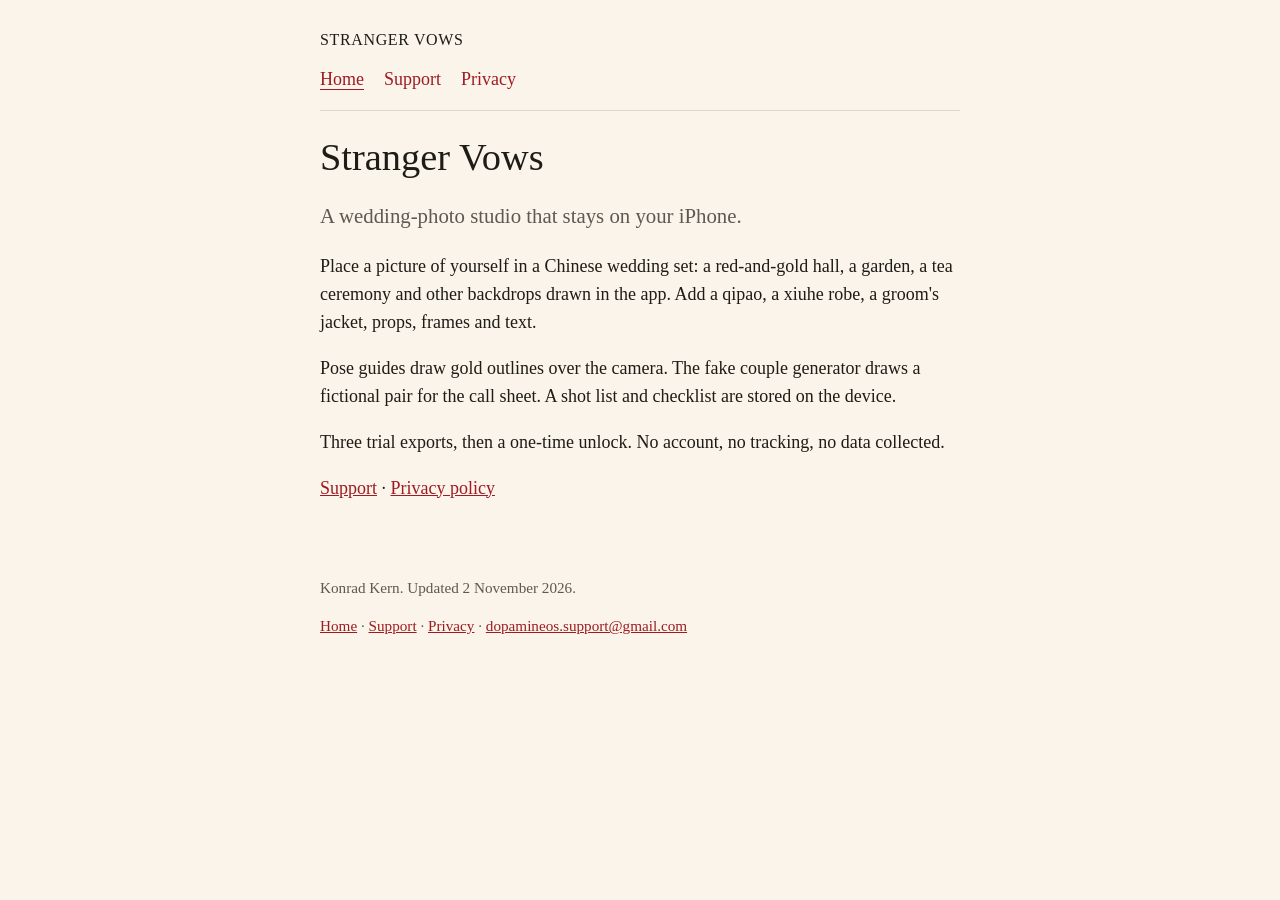
<file: index.html>
<!DOCTYPE html>
<html lang="en">
<head>
  <meta charset="utf-8">
  <meta name="viewport" content="width=device-width, initial-scale=1">
  <title>Stranger Vows</title>
  <meta name="description" content="Wedding sets, fully on device.">
  <link rel="stylesheet" href="styles.css">
</head>
<body>
  <header>
    <p class="mark">Stranger Vows</p>
    <nav><a href="index.html" aria-current="page">Home</a><a href="support.html">Support</a><a href="privacy.html">Privacy</a></nav>
  </header>
  <main>
<h1>Stranger Vows</h1>
<p class="lede">A wedding-photo studio that stays on your iPhone.</p>
<p>Place a picture of yourself in a Chinese wedding set: a red-and-gold hall, a garden, a tea ceremony and other backdrops drawn in the app. Add a qipao, a xiuhe robe, a groom's jacket, props, frames and text.</p>
<p>Pose guides draw gold outlines over the camera. The fake couple generator draws a fictional pair for the call sheet. A shot list and checklist are stored on the device.</p>
<p>Three trial exports, then a one-time unlock. No account, no tracking, no data collected.</p>
<p><a href="support.html">Support</a> · <a href="privacy.html">Privacy policy</a></p>
  </main>
  <footer>
    <p>Konrad Kern. Updated 2 November 2026.</p>
    <p><a href="index.html">Home</a> · <a href="support.html">Support</a> · <a href="privacy.html">Privacy</a> · <a href="mailto:dopamineos.support@gmail.com">dopamineos.support@gmail.com</a></p>
  </footer>
</body>
</html>
</file>
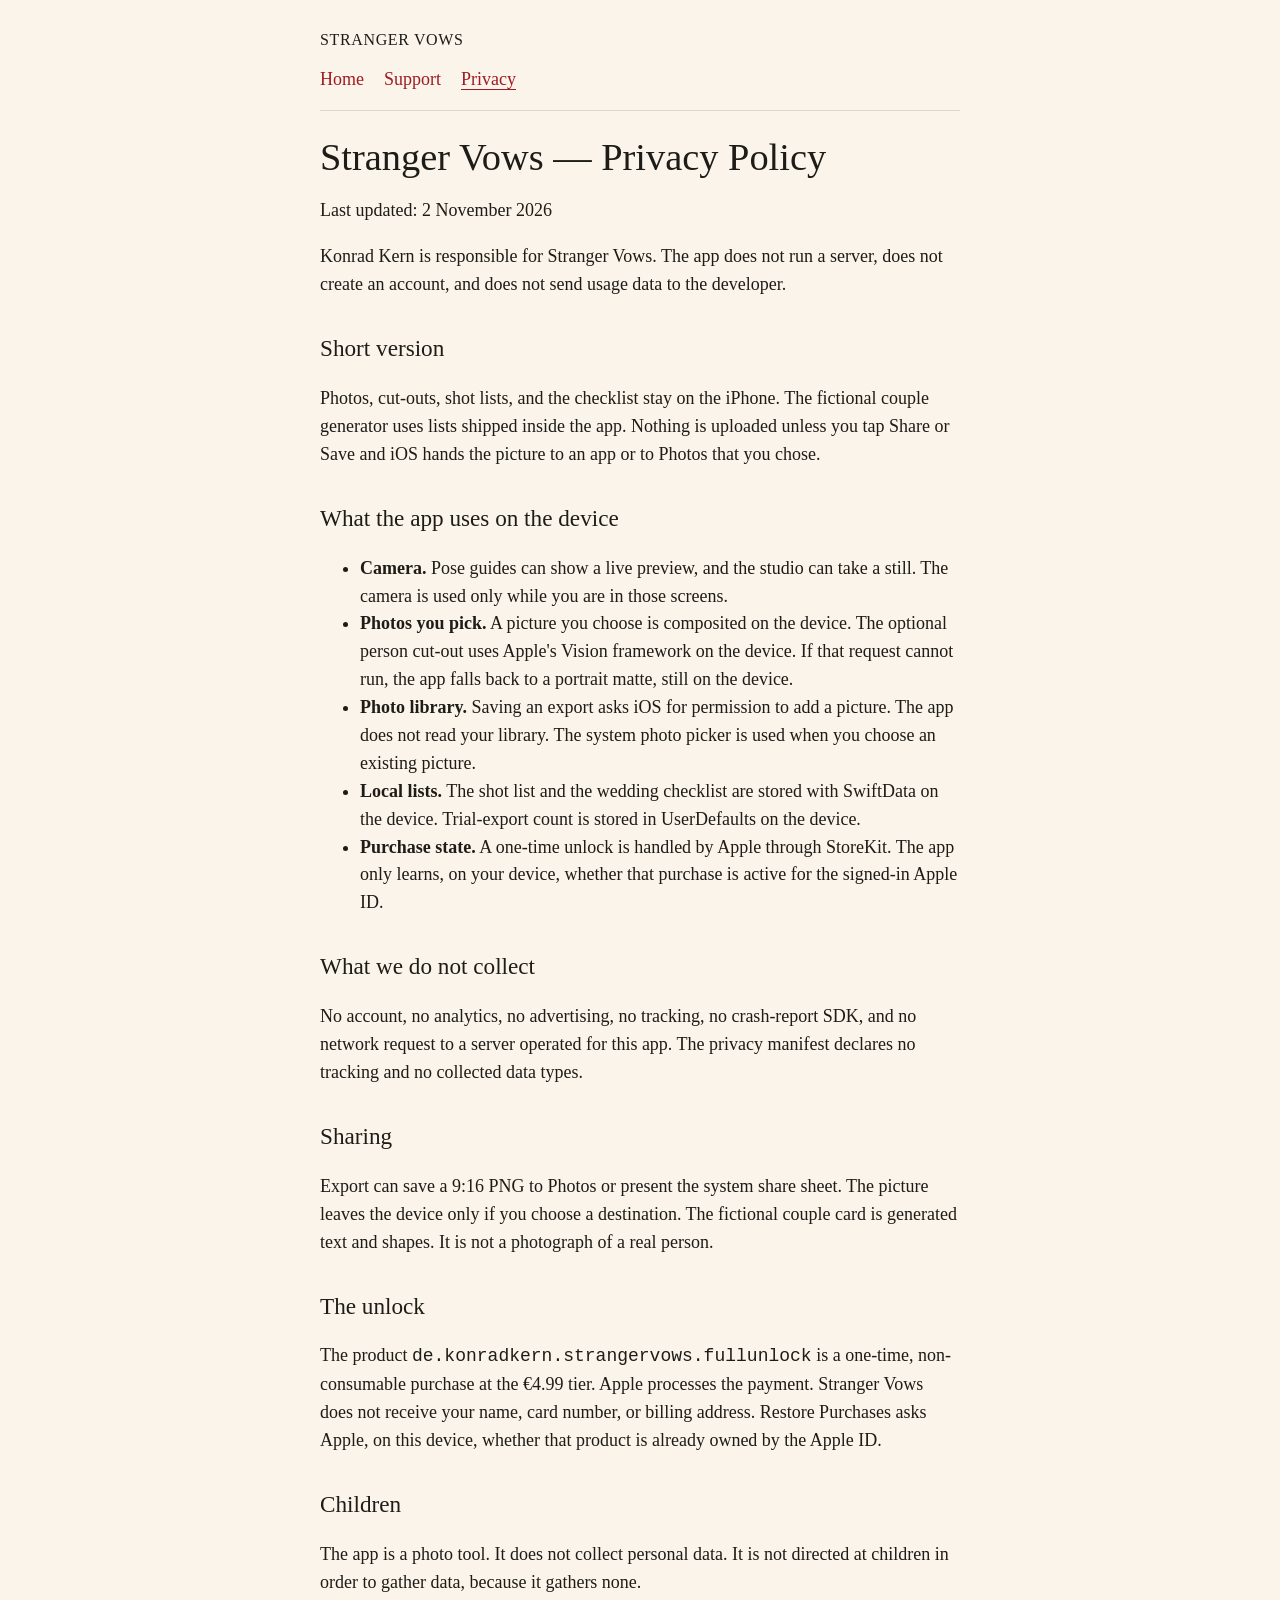
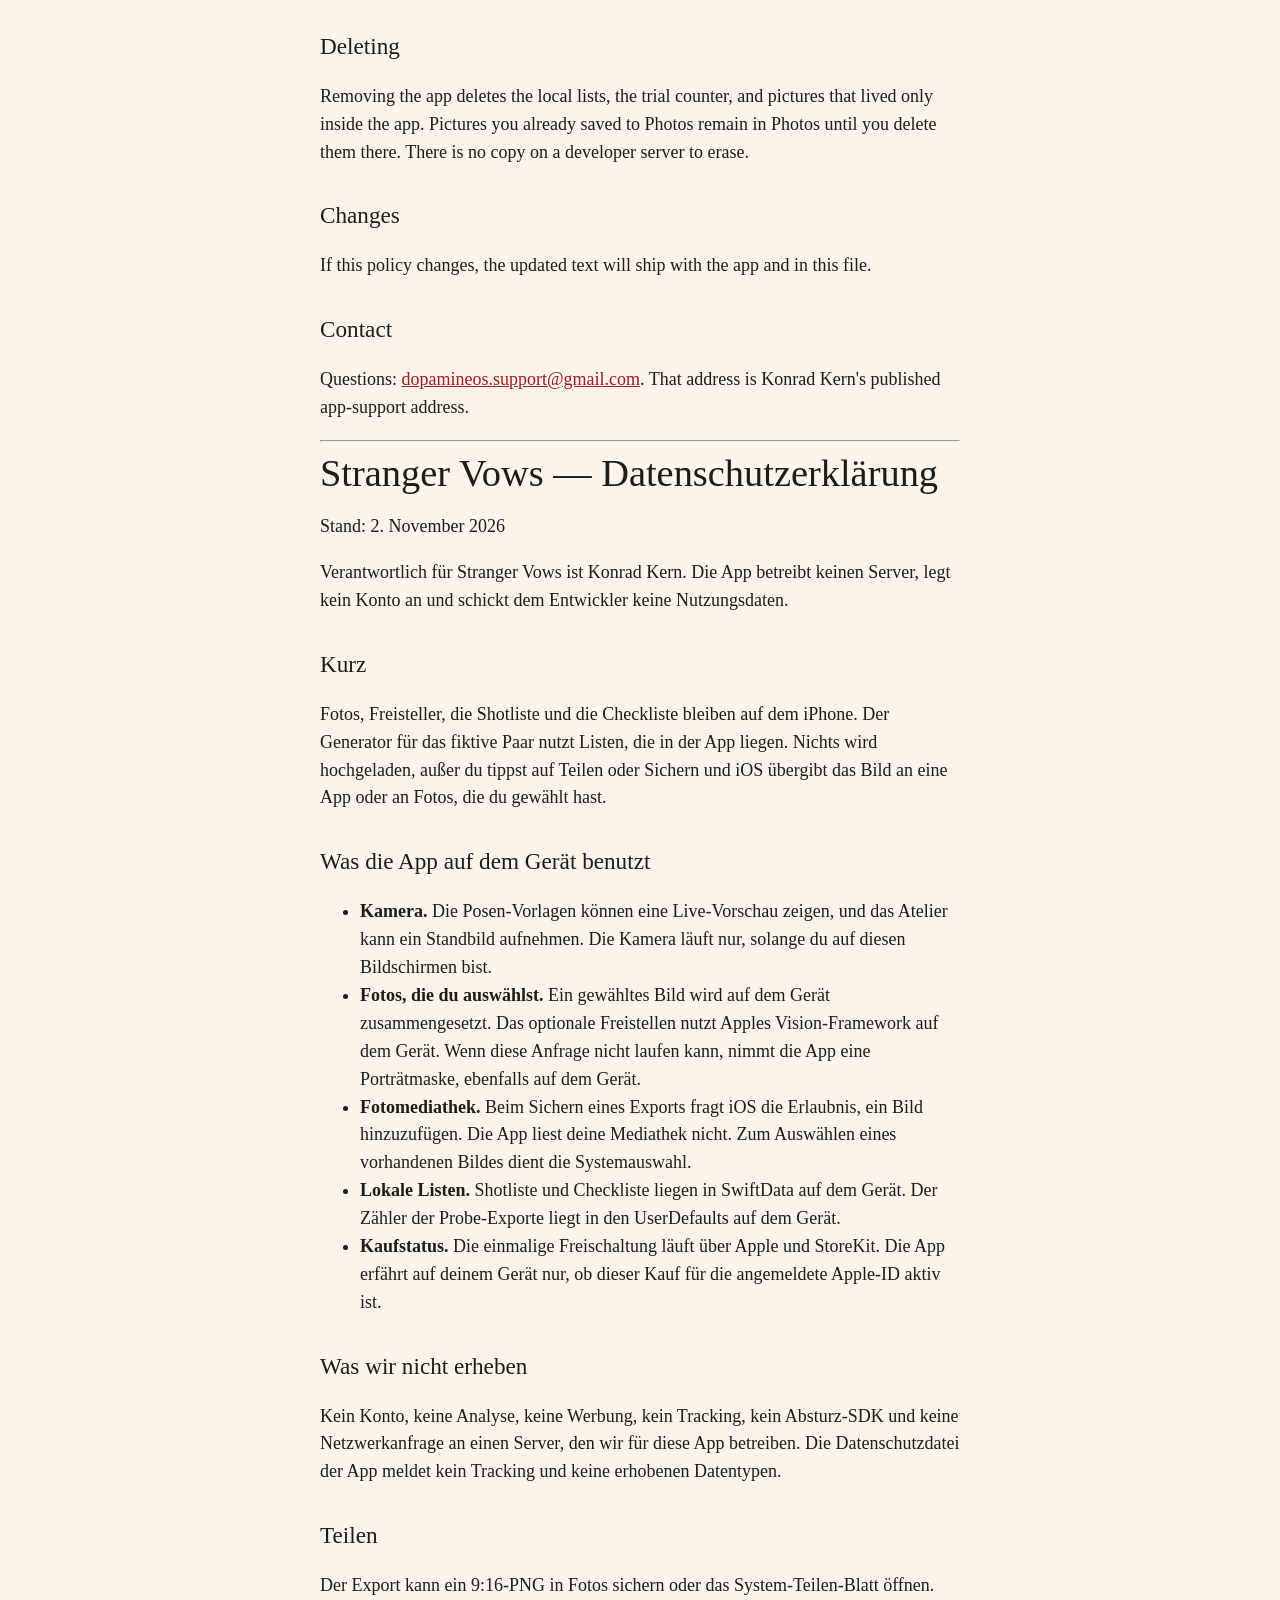
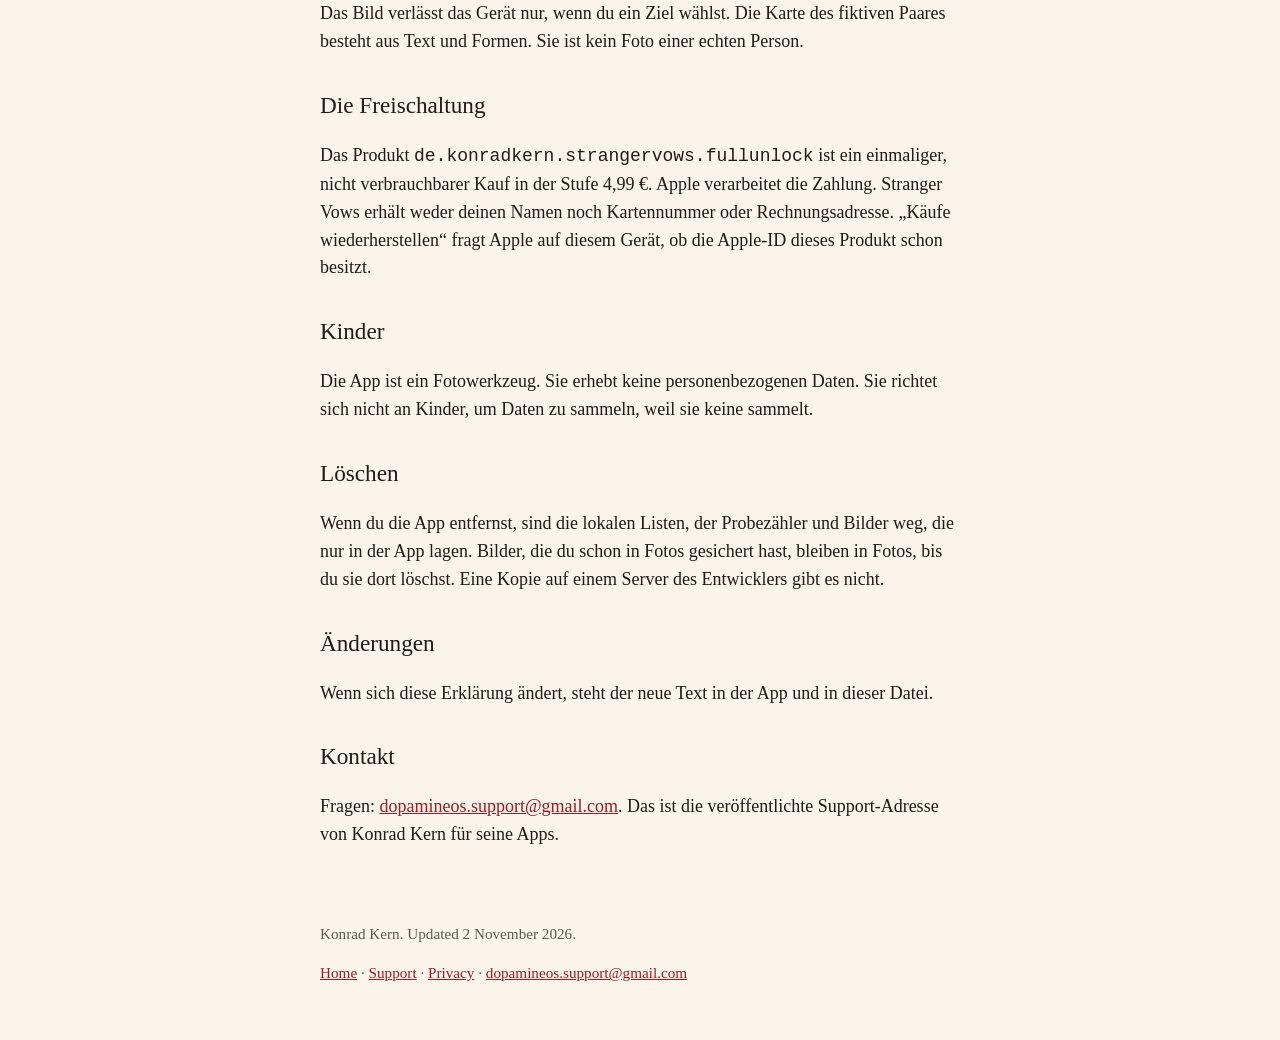
<file: privacy.html>
<!DOCTYPE html>
<html lang="en">
<head>
  <meta charset="utf-8">
  <meta name="viewport" content="width=device-width, initial-scale=1">
  <title>Privacy · Stranger Vows</title>
  <meta name="description" content="Stranger Vows collects no data. Photos and lists stay on the device.">
  <link rel="stylesheet" href="styles.css">
</head>
<body>
  <header>
    <p class="mark">Stranger Vows</p>
    <nav><a href="index.html">Home</a><a href="support.html">Support</a><a href="privacy.html" aria-current="page">Privacy</a></nav>
  </header>
  <main>
<h1>Stranger Vows — Privacy Policy</h1>
<p>Last updated: 2 November 2026</p>
<p>Konrad Kern is responsible for Stranger Vows. The app does not run a server, does not create an account, and does not send usage data to the developer.</p>
<h2>Short version</h2>
<p>Photos, cut-outs, shot lists, and the checklist stay on the iPhone. The fictional couple generator uses lists shipped inside the app. Nothing is uploaded unless you tap Share or Save and iOS hands the picture to an app or to Photos that you chose.</p>
<h2>What the app uses on the device</h2>
<ul>
<li><strong>Camera.</strong> Pose guides can show a live preview, and the studio can take a still. The camera is used only while you are in those screens.</li>
<li><strong>Photos you pick.</strong> A picture you choose is composited on the device. The optional person cut-out uses Apple's Vision framework on the device. If that request cannot run, the app falls back to a portrait matte, still on the device.</li>
<li><strong>Photo library.</strong> Saving an export asks iOS for permission to add a picture. The app does not read your library. The system photo picker is used when you choose an existing picture.</li>
<li><strong>Local lists.</strong> The shot list and the wedding checklist are stored with SwiftData on the device. Trial-export count is stored in UserDefaults on the device.</li>
<li><strong>Purchase state.</strong> A one-time unlock is handled by Apple through StoreKit. The app only learns, on your device, whether that purchase is active for the signed-in Apple ID.</li>
</ul>
<h2>What we do not collect</h2>
<p>No account, no analytics, no advertising, no tracking, no crash-report SDK, and no network request to a server operated for this app. The privacy manifest declares no tracking and no collected data types.</p>
<h2>Sharing</h2>
<p>Export can save a 9:16 PNG to Photos or present the system share sheet. The picture leaves the device only if you choose a destination. The fictional couple card is generated text and shapes. It is not a photograph of a real person.</p>
<h2>The unlock</h2>
<p>The product <code>de.konradkern.strangervows.fullunlock</code> is a one-time, non-consumable purchase at the €4.99 tier. Apple processes the payment. Stranger Vows does not receive your name, card number, or billing address. Restore Purchases asks Apple, on this device, whether that product is already owned by the Apple ID.</p>
<h2>Children</h2>
<p>The app is a photo tool. It does not collect personal data. It is not directed at children in order to gather data, because it gathers none.</p>
<h2>Deleting</h2>
<p>Removing the app deletes the local lists, the trial counter, and pictures that lived only inside the app. Pictures you already saved to Photos remain in Photos until you delete them there. There is no copy on a developer server to erase.</p>
<h2>Changes</h2>
<p>If this policy changes, the updated text will ship with the app and in this file.</p>
<h2>Contact</h2>
<p>Questions: <a href="mailto:dopamineos.support@gmail.com">dopamineos.support@gmail.com</a>. That address is Konrad Kern's published app-support address.</p>
<hr>
<div lang="de"><h1>Stranger Vows — Datenschutzerklärung</h1>
<p>Stand: 2. November 2026</p>
<p>Verantwortlich für Stranger Vows ist Konrad Kern. Die App betreibt keinen Server, legt kein Konto an und schickt dem Entwickler keine Nutzungsdaten.</p>
<h2>Kurz</h2>
<p>Fotos, Freisteller, die Shotliste und die Checkliste bleiben auf dem iPhone. Der Generator für das fiktive Paar nutzt Listen, die in der App liegen. Nichts wird hochgeladen, außer du tippst auf Teilen oder Sichern und iOS übergibt das Bild an eine App oder an Fotos, die du gewählt hast.</p>
<h2>Was die App auf dem Gerät benutzt</h2>
<ul>
<li><strong>Kamera.</strong> Die Posen-Vorlagen können eine Live-Vorschau zeigen, und das Atelier kann ein Standbild aufnehmen. Die Kamera läuft nur, solange du auf diesen Bildschirmen bist.</li>
<li><strong>Fotos, die du auswählst.</strong> Ein gewähltes Bild wird auf dem Gerät zusammengesetzt. Das optionale Freistellen nutzt Apples Vision-Framework auf dem Gerät. Wenn diese Anfrage nicht laufen kann, nimmt die App eine Porträtmaske, ebenfalls auf dem Gerät.</li>
<li><strong>Fotomediathek.</strong> Beim Sichern eines Exports fragt iOS die Erlaubnis, ein Bild hinzuzufügen. Die App liest deine Mediathek nicht. Zum Auswählen eines vorhandenen Bildes dient die Systemauswahl.</li>
<li><strong>Lokale Listen.</strong> Shotliste und Checkliste liegen in SwiftData auf dem Gerät. Der Zähler der Probe-Exporte liegt in den UserDefaults auf dem Gerät.</li>
<li><strong>Kaufstatus.</strong> Die einmalige Freischaltung läuft über Apple und StoreKit. Die App erfährt auf deinem Gerät nur, ob dieser Kauf für die angemeldete Apple-ID aktiv ist.</li>
</ul>
<h2>Was wir nicht erheben</h2>
<p>Kein Konto, keine Analyse, keine Werbung, kein Tracking, kein Absturz-SDK und keine Netzwerkanfrage an einen Server, den wir für diese App betreiben. Die Datenschutzdatei der App meldet kein Tracking und keine erhobenen Datentypen.</p>
<h2>Teilen</h2>
<p>Der Export kann ein 9:16-PNG in Fotos sichern oder das System-Teilen-Blatt öffnen. Das Bild verlässt das Gerät nur, wenn du ein Ziel wählst. Die Karte des fiktiven Paares besteht aus Text und Formen. Sie ist kein Foto einer echten Person.</p>
<h2>Die Freischaltung</h2>
<p>Das Produkt <code>de.konradkern.strangervows.fullunlock</code> ist ein einmaliger, nicht verbrauchbarer Kauf in der Stufe 4,99 €. Apple verarbeitet die Zahlung. Stranger Vows erhält weder deinen Namen noch Kartennummer oder Rechnungsadresse. „Käufe wiederherstellen“ fragt Apple auf diesem Gerät, ob die Apple-ID dieses Produkt schon besitzt.</p>
<h2>Kinder</h2>
<p>Die App ist ein Fotowerkzeug. Sie erhebt keine personenbezogenen Daten. Sie richtet sich nicht an Kinder, um Daten zu sammeln, weil sie keine sammelt.</p>
<h2>Löschen</h2>
<p>Wenn du die App entfernst, sind die lokalen Listen, der Probezähler und Bilder weg, die nur in der App lagen. Bilder, die du schon in Fotos gesichert hast, bleiben in Fotos, bis du sie dort löschst. Eine Kopie auf einem Server des Entwicklers gibt es nicht.</p>
<h2>Änderungen</h2>
<p>Wenn sich diese Erklärung ändert, steht der neue Text in der App und in dieser Datei.</p>
<h2>Kontakt</h2>
<p>Fragen: <a href="mailto:dopamineos.support@gmail.com">dopamineos.support@gmail.com</a>. Das ist die veröffentlichte Support-Adresse von Konrad Kern für seine Apps.</p></div>
  </main>
  <footer>
    <p>Konrad Kern. Updated 2 November 2026.</p>
    <p><a href="index.html">Home</a> · <a href="support.html">Support</a> · <a href="privacy.html">Privacy</a> · <a href="mailto:dopamineos.support@gmail.com">dopamineos.support@gmail.com</a></p>
  </footer>
</body>
</html>
</file>
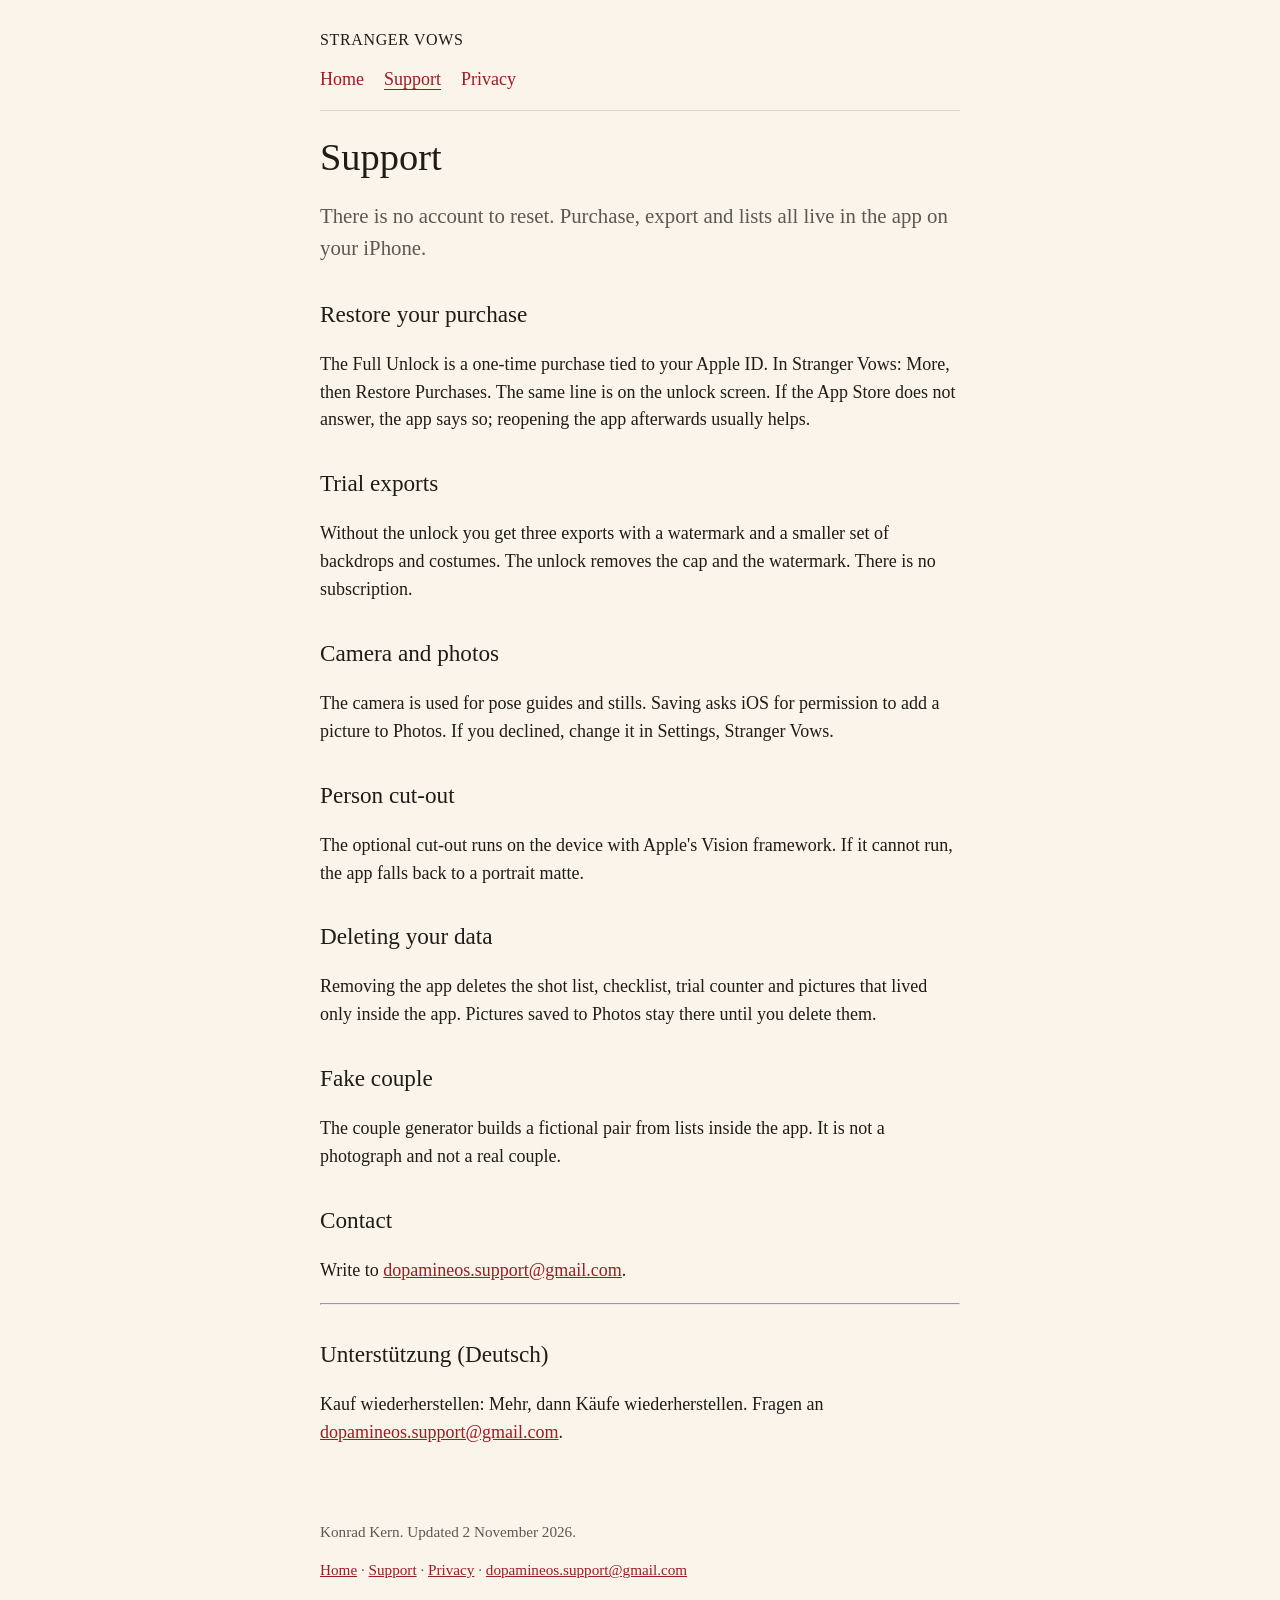
<file: support.html>
<!DOCTYPE html>
<html lang="en">
<head>
  <meta charset="utf-8">
  <meta name="viewport" content="width=device-width, initial-scale=1">
  <title>Support · Stranger Vows</title>
  <meta name="description" content="Restore purchases, trial exports and contact for Stranger Vows.">
  <link rel="stylesheet" href="styles.css">
</head>
<body>
  <header>
    <p class="mark">Stranger Vows</p>
    <nav><a href="index.html">Home</a><a href="support.html" aria-current="page">Support</a><a href="privacy.html">Privacy</a></nav>
  </header>
  <main>
<h1>Support</h1>
<p class="lede">There is no account to reset. Purchase, export and lists all live in the app on your iPhone.</p>
<h2>Restore your purchase</h2>
<p>The Full Unlock is a one-time purchase tied to your Apple ID. In Stranger Vows: More, then Restore Purchases. The same line is on the unlock screen. If the App Store does not answer, the app says so; reopening the app afterwards usually helps.</p>
<h2>Trial exports</h2>
<p>Without the unlock you get three exports with a watermark and a smaller set of backdrops and costumes. The unlock removes the cap and the watermark. There is no subscription.</p>
<h2>Camera and photos</h2>
<p>The camera is used for pose guides and stills. Saving asks iOS for permission to add a picture to Photos. If you declined, change it in Settings, Stranger Vows.</p>
<h2>Person cut-out</h2>
<p>The optional cut-out runs on the device with Apple's Vision framework. If it cannot run, the app falls back to a portrait matte.</p>
<h2>Deleting your data</h2>
<p>Removing the app deletes the shot list, checklist, trial counter and pictures that lived only inside the app. Pictures saved to Photos stay there until you delete them.</p>
<h2>Fake couple</h2>
<p>The couple generator builds a fictional pair from lists inside the app. It is not a photograph and not a real couple.</p>
<h2>Contact</h2>
<p>Write to <a href="mailto:dopamineos.support@gmail.com">dopamineos.support@gmail.com</a>.</p>
<hr>
<div lang="de"><h2>Unterstützung (Deutsch)</h2>
<p>Kauf wiederherstellen: Mehr, dann Käufe wiederherstellen. Fragen an <a href="mailto:dopamineos.support@gmail.com">dopamineos.support@gmail.com</a>.</p></div>
  </main>
  <footer>
    <p>Konrad Kern. Updated 2 November 2026.</p>
    <p><a href="index.html">Home</a> · <a href="support.html">Support</a> · <a href="privacy.html">Privacy</a> · <a href="mailto:dopamineos.support@gmail.com">dopamineos.support@gmail.com</a></p>
  </footer>
</body>
</html>
</file>
<file: styles.css>
:root {
  --paper: #FBF4EA;
  --ink: #1E1C17;
  --teal: #9E1B22;
  --muted: rgba(30, 28, 23, 0.72);
  --line: rgba(30, 28, 23, 0.14);
}

* {
  box-sizing: border-box;
}

html {
  background: var(--paper);
  color: var(--ink);
}

body {
  margin: 0;
  font-family: "Iowan Old Style", Palatino, "Palatino Linotype", Georgia, serif;
  font-size: 1.125rem;
  line-height: 1.55;
}

a {
  color: var(--teal);
}

a:hover {
  text-decoration-thickness: 2px;
}

header, main, footer {
  width: min(40rem, calc(100% - 2.5rem));
  margin-inline: auto;
}

header {
  padding-top: 1.75rem;
}

.mark {
  margin: 0;
  font-size: 1rem;
  letter-spacing: 0.04em;
  text-transform: uppercase;
}

nav {
  display: flex;
  flex-wrap: wrap;
  gap: 0.75rem 1.25rem;
  margin-top: 0.85rem;
  padding-bottom: 1rem;
  border-bottom: 1px solid var(--line);
}

nav a {
  text-decoration: none;
}

nav a[aria-current="page"] {
  text-decoration: underline;
  text-underline-offset: 0.2em;
}

main {
  padding-top: 1.5rem;
  padding-bottom: 2.5rem;
}

h1 {
  margin: 0 0 0.75rem;
  font-size: 2.4rem;
  font-weight: 500;
  line-height: 1.15;
}

h2 {
  margin: 2rem 0 0.4rem;
  font-size: 1.45rem;
  font-weight: 500;
}

p, li {
  color: var(--ink);
}

.lede {
  font-size: 1.3rem;
  color: var(--muted);
}

.note {
  margin-top: 1.5rem;
  padding: 1rem 1.1rem;
  border-left: 3px solid var(--teal);
}

footer {
  padding-bottom: 2.5rem;
  color: var(--muted);
  font-size: 0.95rem;
}

footer p {
  color: var(--muted);
}
</file>
